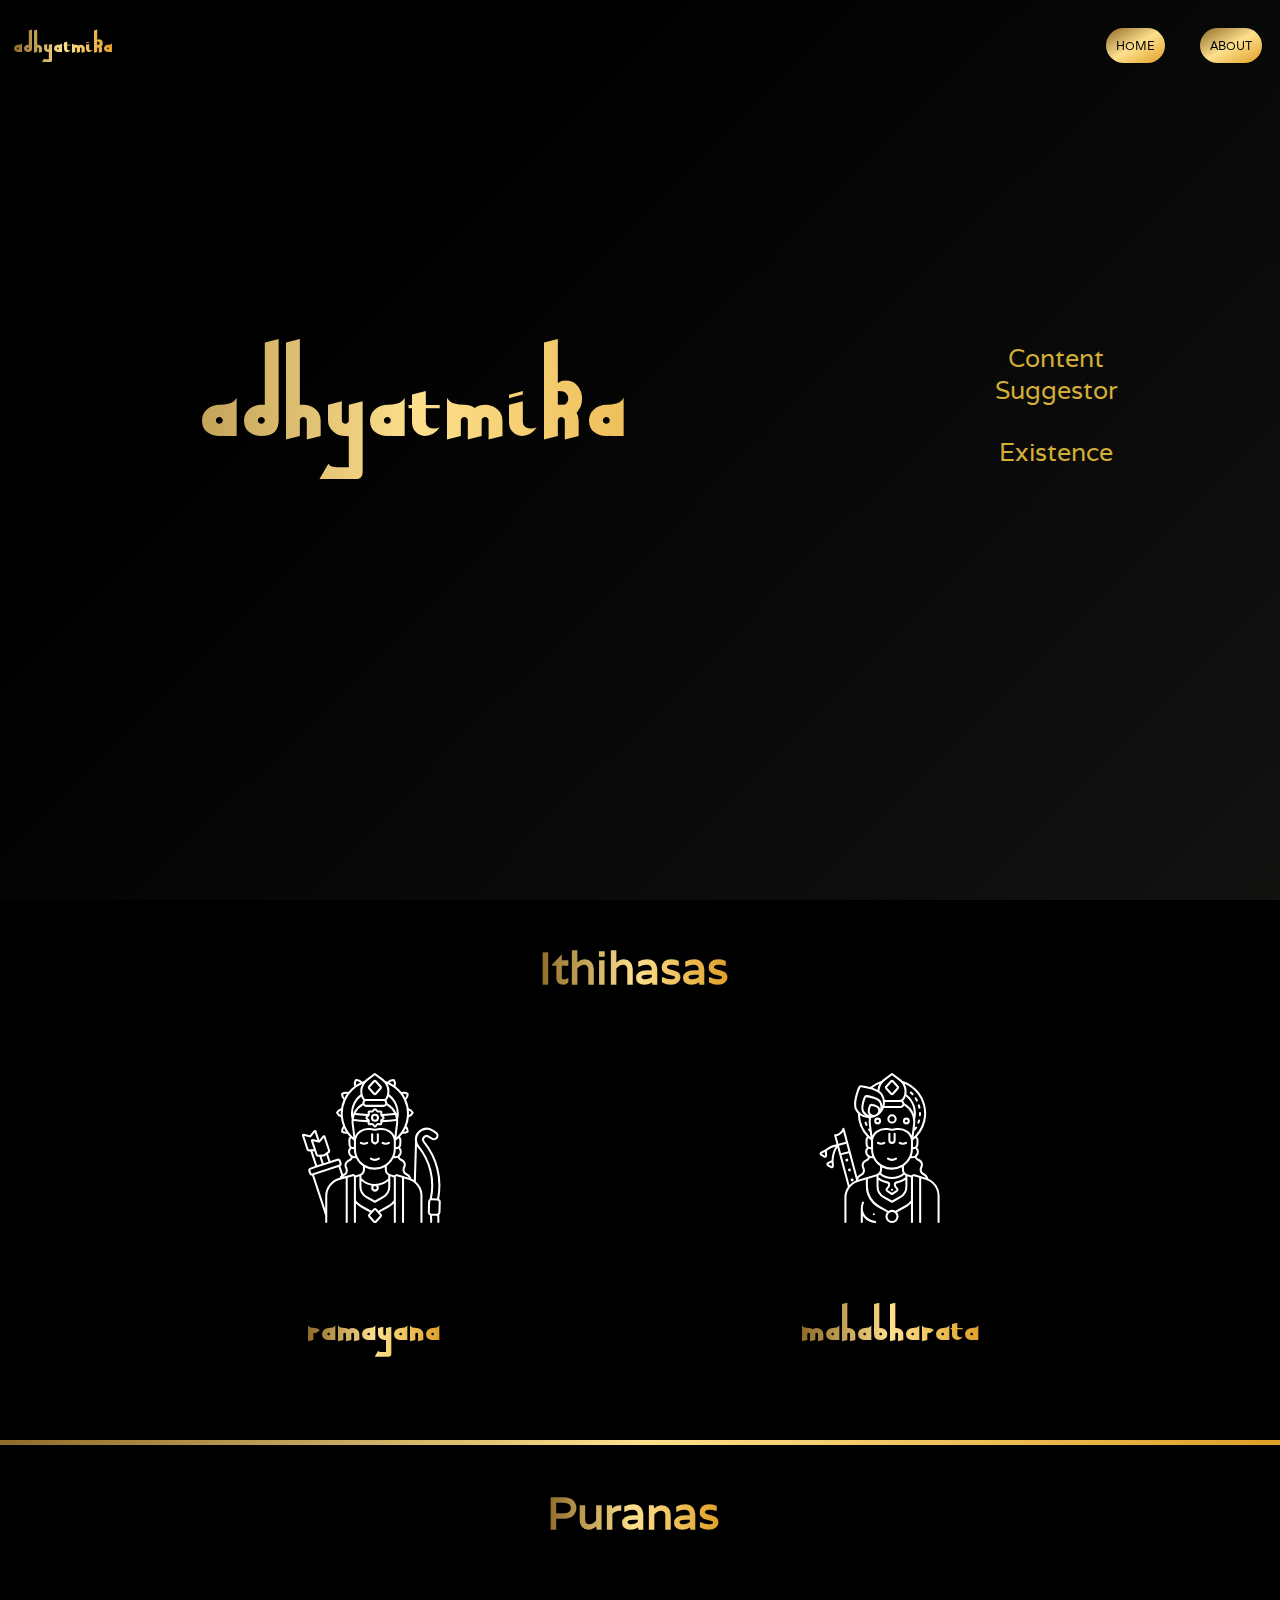
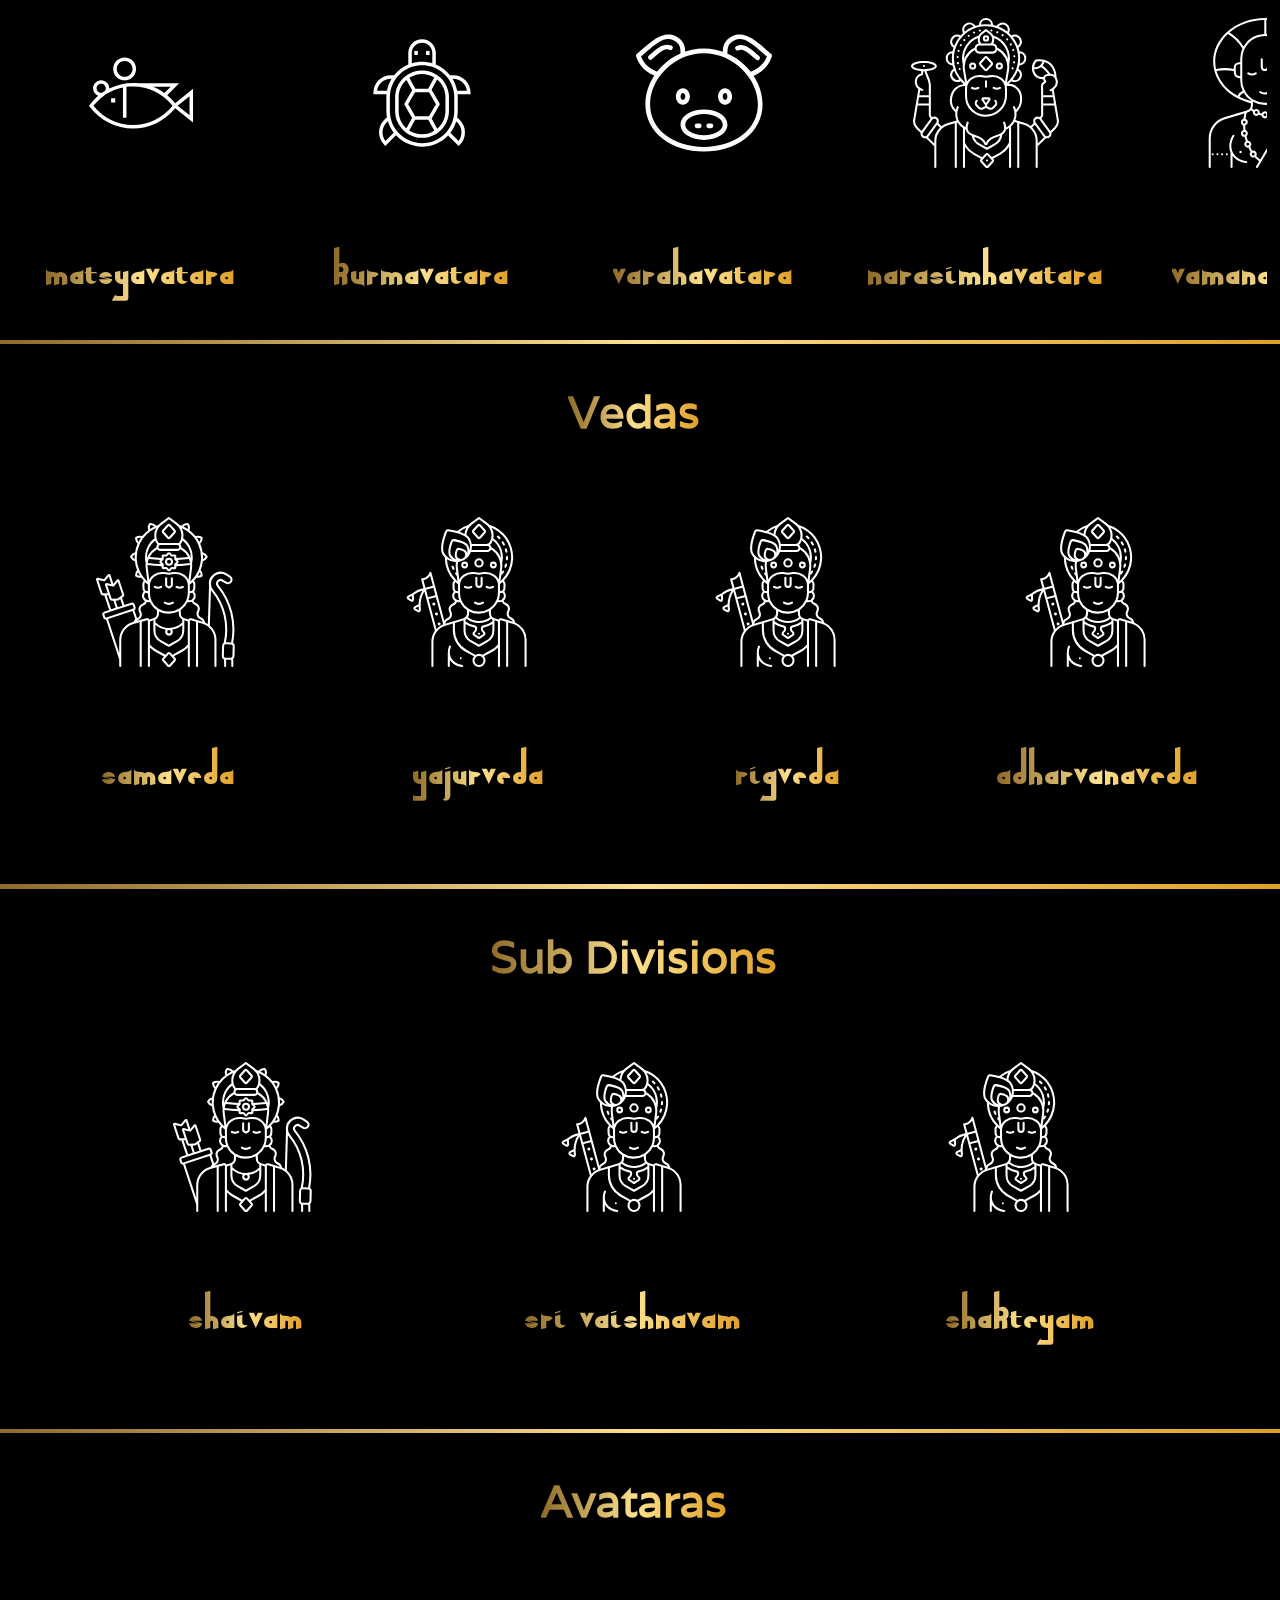
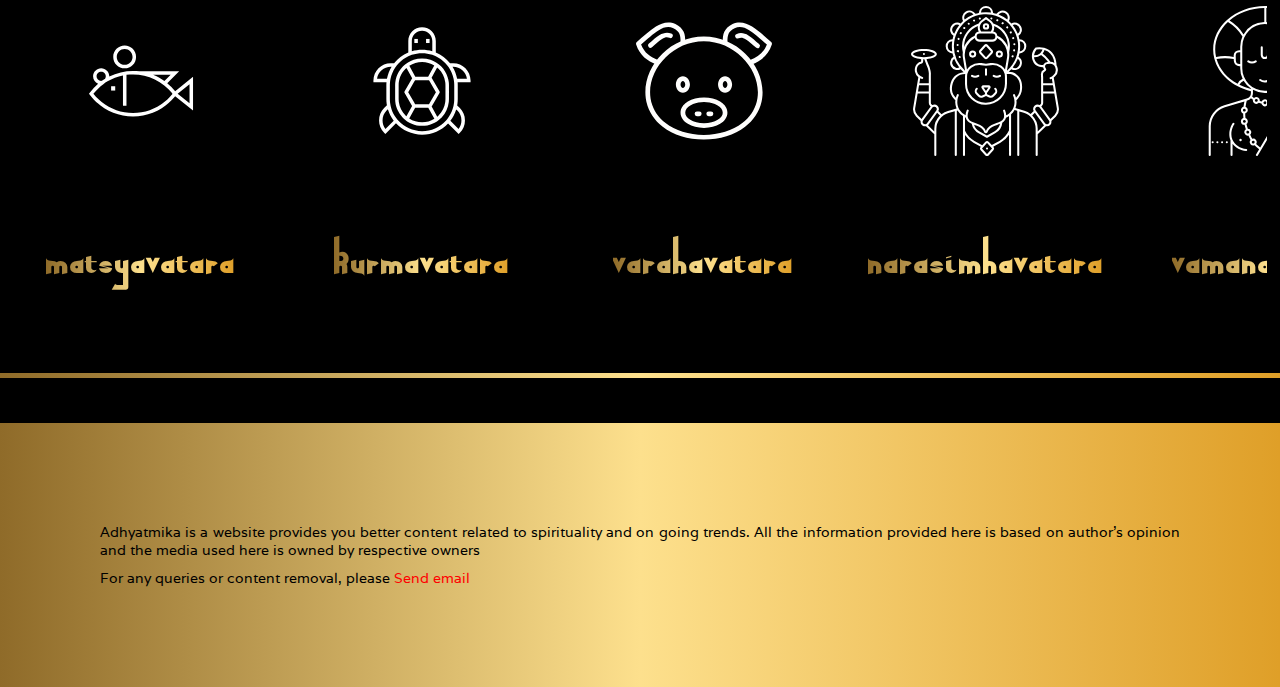
<file: index.html>
<html>

  <head>
    <title>Adhyatmika</title>
    <link rel="stylesheet" href="css/styles.css">
  </head>


  <body id="home">
    <!--------------------------------------------------------------->
    <header>
      <div class="nav_parent">
        <nav>
          <div class="nav_logo">
            <p class="gradient-text" style="font-family: Qahiri">Adhyatmika</p>
          </div>

          <div class="nav_list">
            <ul>
              <li><a class="black" href="#home">HOME</a></li>
              <li><a  class="black" href="#FOOTER">ABOUT</a></li>
            </ul>
          </div>
      </div>
      </nav>
      <!-------------------------------------------------------------->
      <div class="header_content">
        <div class="header_text">
          <p class="gradient_text logo">Adhyatmika</p>
        </div>
        <div class="header_choice">
          <a class="margin_bottom gold" href="content_suggestor.html">Content<br>Suggestor</a>
          <a class="gold" href="existence.html">Existence</a>
        </div>
      </div>
    </header>
    <!-------------------------------------------------------------->
    <main>
      <div class="imp">
        <div class="imp_heading gold">
          <h2 class="gradient-text">Ithihasas</h2>
        </div>
        <div class="imp_content" style="justify-content: space-evenly;">
          <div class="imp_content_item">
            <div class="imp_image">
              <img class="imp_image_content" src="media/lord-rama.svg" alt="rama">
            </div>
            <div class="imp_title gradient-text">
              <p>Ramayana</p>
            </div>
          </div>
          <div class="imp_content_item">
            <div class="imp_image">
              <img class="imp_image_content" src="media/lord-krishna.svg" alt="krishna">
            </div>
            <div class="imp_title gradient-text">
              <p>Mahabharata</p>
            </div>
          </div>
        </div>
      </div>
      <div class="gradient-line">
     </div>






     <div class="imp">
      <div class="imp_heading gold">
        <h2 class="gradient-text">Puranas</h2>
      </div>
      <div class="imp_content">
        <div class="imp_content_item">
          <div class="imp_image">
            <img class="imp_image_content" src="media/fish.svg" alt="rama">
          </div>
          <div class="imp_title gradient-text">
            <p>Matsyavatara</p>
          </div>
        </div>
        <div class="imp_content_item">
          <div class="imp_image">
            <img class="imp_image_content" src="media/turtle.svg" alt="krishna">
          </div>
          <div class="imp_title gradient-text">
            <p>Kurmavatara</p>
          </div>
        </div>
        <div class="imp_content_item">
          <div class="imp_image">
            <img class="imp_image_content" src="media/pig.svg" alt="rama">
          </div>
          <div class="imp_title gradient-text">
            <p>Varahavatara</p>
          </div>
        </div>
        <div class="imp_content_item">
          <div class="imp_image">
            <img class="imp_image_content" src="media/lord-narasimha.svg" alt="rama">
          </div>
          <div class="imp_title gradient-text">
            <p>Narasimhavatara</p>
          </div>
        </div>
        <div class="imp_content_item">
          <div class="imp_image">
            <img class="imp_image_content" src="media/lord-vamana (1).svg" alt="rama">
          </div>
          <div class="imp_title gradient-text">
            <p>Vamanavatara</p>
          </div>
        </div>
        <div class="imp_content_item">
          <div class="imp_image">
            <img class="imp_image_content" src="media/lord-parshuram.svg" alt="rama">
          </div>
          <div class="imp_title gradient-text">
            <p>Parashuramavatara</p>
          </div>
        </div>
        <div class="imp_content_item">
          <div class="imp_image">
            <img class="imp_image_content" src="media/lord-rama.svg" alt="rama">
          </div>
          <div class="imp_title gradient-text">
            <p>Ramavatara</p>
          </div>
        </div>
        <div class="imp_content_item">
          <div class="imp_image">
            <img class="imp_image_content" src="media/lord-krishna.svg" alt="rama">
          </div>
          <div class="imp_title gradient-text">
            <p>Krishnavatara</p>
          </div>
        </div>
        <div class="imp_content_item">
          <div class="imp_image">
            <img class="imp_image_content" src="media/lord-rama.svg" alt="rama">
          </div>
          <div class="imp_title gradient-text">
            <p>Balaramavatara</p>
          </div>
        </div>
        <div class="imp_content_item">
          <div class="imp_image">
            <img class="imp_image_content" src="media/great-buddha-of-kamakura.svg" alt="rama">
          </div>
          <div class="imp_title gradient-text">
            <p>Buddavatara</p>
          </div>
        </div>
        <div class="imp_content_item">
          <div class="imp_image">
            <img class="imp_image_content" src="media/knife.svg" alt="rama">
          </div>
          <div class="imp_title gradient-text">
            <p>Kalkiavatara</p>
          </div>
        </div>
        <div class="imp_content_item">
          <div class="imp_image">
            <img class="imp_image_content" src="media/knife.svg" alt="rama">
          </div>
          <div class="imp_title gradient-text">
            <p>Kalkiavatara</p>
          </div>
        </div>
        <div class="imp_content_item">
          <div class="imp_image">
            <img class="imp_image_content" src="media/knife.svg" alt="rama">
          </div>
          <div class="imp_title gradient-text">
            <p>Kalkiavatara</p>
          </div>
        </div>
        <div class="imp_content_item">
          <div class="imp_image">
            <img class="imp_image_content" src="media/knife.svg" alt="rama">
          </div>
          <div class="imp_title gradient-text">
            <p>Kalkiavatara</p>
          </div>
        </div>
        <div class="imp_content_item">
          <div class="imp_image">
            <img class="imp_image_content" src="media/knife.svg" alt="rama">
          </div>
          <div class="imp_title gradient-text">
            <p>Kalkiavatara</p>
          </div>
        </div>
        <div class="imp_content_item">
          <div class="imp_image">
            <img class="imp_image_content" src="media/knife.svg" alt="rama">
          </div>
          <div class="imp_title gradient-text">
            <p>Kalkiavatara</p>
          </div>
        </div>
        <div class="imp_content_item">
          <div class="imp_image">
            <img class="imp_image_content" src="media/knife.svg" alt="rama">
          </div>
          <div class="imp_title gradient-text">
            <p>Kalkiavatara</p>
          </div>
        </div>
        <div class="imp_content_item">
          <div class="imp_image">
            <img class="imp_image_content" src="media/knife.svg" alt="rama">
          </div>
          <div class="imp_title gradient-text">
            <p>Kalkiavatara</p>
          </div>
        </div>
      </div>


      <div class="gradient-line">
      </div>



      <div class="imp">
        <div class="imp_heading gold">
          <h2 class="gradient-text">Vedas</h2>
        </div>
        <div class="imp_content" style="justify-content: space-evenly;">
          <div class="imp_content_item">
            <div class="imp_image">
              <img class="imp_image_content" src="media/lord-rama.svg" alt="rama">
            </div>
            <div class="imp_title gradient-text">
              <p>Samaveda</p>
            </div>
          </div>
          <div class="imp_content_item">
            <div class="imp_image">
              <img class="imp_image_content" src="media/lord-krishna.svg" alt="krishna">
            </div>
            <div class="imp_title gradient-text">
              <p>Yajurveda</p>
            </div>
          </div>
          <div class="imp_content_item">
            <div class="imp_image">
              <img class="imp_image_content" src="media/lord-krishna.svg" alt="krishna">
            </div>
            <div class="imp_title gradient-text">
              <p>Rigveda</p>
            </div>
          </div>
          <div class="imp_content_item">
            <div class="imp_image">
              <img class="imp_image_content" src="media/lord-krishna.svg" alt="krishna">
            </div>
            <div class="imp_title gradient-text">
              <p>Adharvanaveda</p>
            </div>
          </div>
        </div>
      </div>




      <div class="gradient-line">
     </div>

     <div class="imp">
      <div class="imp_heading gold">
        <h2 class="gradient-text">Sub Divisions</h2>
      </div>
      <div class="imp_content" style="justify-content: space-evenly;">
        <div class="imp_content_item">
          <div class="imp_image">
            <img class="imp_image_content" src="media/lord-rama.svg" alt="rama">
          </div>
          <div class="imp_title gradient-text">
            <p>Shaivam</p>
          </div>
        </div>
        <div class="imp_content_item">
          <div class="imp_image">
            <img class="imp_image_content" src="media/lord-krishna.svg" alt="krishna">
          </div>
          <div class="imp_title gradient-text">
            <p>Sri Vaishnavam</p>
          </div>
        </div>
        <div class="imp_content_item">
          <div class="imp_image">
            <img class="imp_image_content" src="media/lord-krishna.svg" alt="krishna">
          </div>
          <div class="imp_title gradient-text">
            <p>Shakteyam</p>
          </div>
        </div>
      </div>
    </div>




    <div class="gradient-line">
   </div>







      <div class="imp">
        <div class="imp_heading gold">
          <h2 class="gradient-text">Avataras</h2>
        </div>
        <div class="imp_content">
          <div class="imp_content_item">
            <div class="imp_image">
              <img class="imp_image_content" src="media/fish.svg" alt="rama">
            </div>
            <div class="imp_title gradient-text">
              <p>Matsyavatara</p>
            </div>
          </div>
          <div class="imp_content_item">
            <div class="imp_image">
              <img class="imp_image_content" src="media/turtle.svg" alt="krishna">
            </div>
            <div class="imp_title gradient-text">
              <p>Kurmavatara</p>
            </div>
          </div>
          <div class="imp_content_item">
            <div class="imp_image">
              <img class="imp_image_content" src="media/pig.svg" alt="rama">
            </div>
            <div class="imp_title gradient-text">
              <p>Varahavatara</p>
            </div>
          </div>
          <div class="imp_content_item">
            <div class="imp_image">
              <img class="imp_image_content" src="media/lord-narasimha.svg" alt="rama">
            </div>
            <div class="imp_title gradient-text">
              <p>Narasimhavatara</p>
            </div>
          </div>
          <div class="imp_content_item">
            <div class="imp_image">
              <img class="imp_image_content" src="media/lord-vamana (1).svg" alt="rama">
            </div>
            <div class="imp_title gradient-text">
              <p>Vamanavatara</p>
            </div>
          </div>
          <div class="imp_content_item">
            <div class="imp_image">
              <img class="imp_image_content" src="media/lord-parshuram.svg" alt="rama">
            </div>
            <div class="imp_title gradient-text">
              <p>Parashuramavatara</p>
            </div>
          </div>
          <div class="imp_content_item">
            <div class="imp_image">
              <img class="imp_image_content" src="media/lord-rama.svg" alt="rama">
            </div>
            <div class="imp_title gradient-text">
              <p>Ramavatara</p>
            </div>
          </div>
          <div class="imp_content_item">
            <div class="imp_image">
              <img class="imp_image_content" src="media/lord-krishna.svg" alt="rama">
            </div>
            <div class="imp_title gradient-text">
              <p>Krishnavatara</p>
            </div>
          </div>
          <div class="imp_content_item">
            <div class="imp_image">
              <img class="imp_image_content" src="media/lord-rama.svg" alt="rama">
            </div>
            <div class="imp_title gradient-text">
              <p>Balaramavatara</p>
            </div>
          </div>
          <div class="imp_content_item">
            <div class="imp_image">
              <img class="imp_image_content" src="media/great-buddha-of-kamakura.svg" alt="rama">
            </div>
            <div class="imp_title gradient-text">
              <p>Buddavatara</p>
            </div>
          </div>
          <div class="imp_content_item">
            <div class="imp_image">
              <img class="imp_image_content" src="media/knife.svg" alt="rama">
            </div>
            <div class="imp_title gradient-text">
              <p>Kalkiavatara</p>
            </div>
          </div>
        </div>



      </div>
      <div class="gradient-line">

      </div>






    </div>
<!-- 22222222222222222222222222222222222222222222222222222222222222222222222222222 -->

    </main>
    <!--------------------------------------------------------------->
    <footer id="FOOTER">
      <p class="margin_bottom-small">Adhyatmika is a website provides you better content related  to spirituality and on going trends. All the information provided here is based on author's opinion and the media used here is owned by respective owners</p>
      <p>For any queries or content removal, please <a href="mailto:adityakotha2001@gmail.com">Send email</a</p>
    </footer>
    <!--------------------------------------------------------------->
  </body>


</html>
</file>
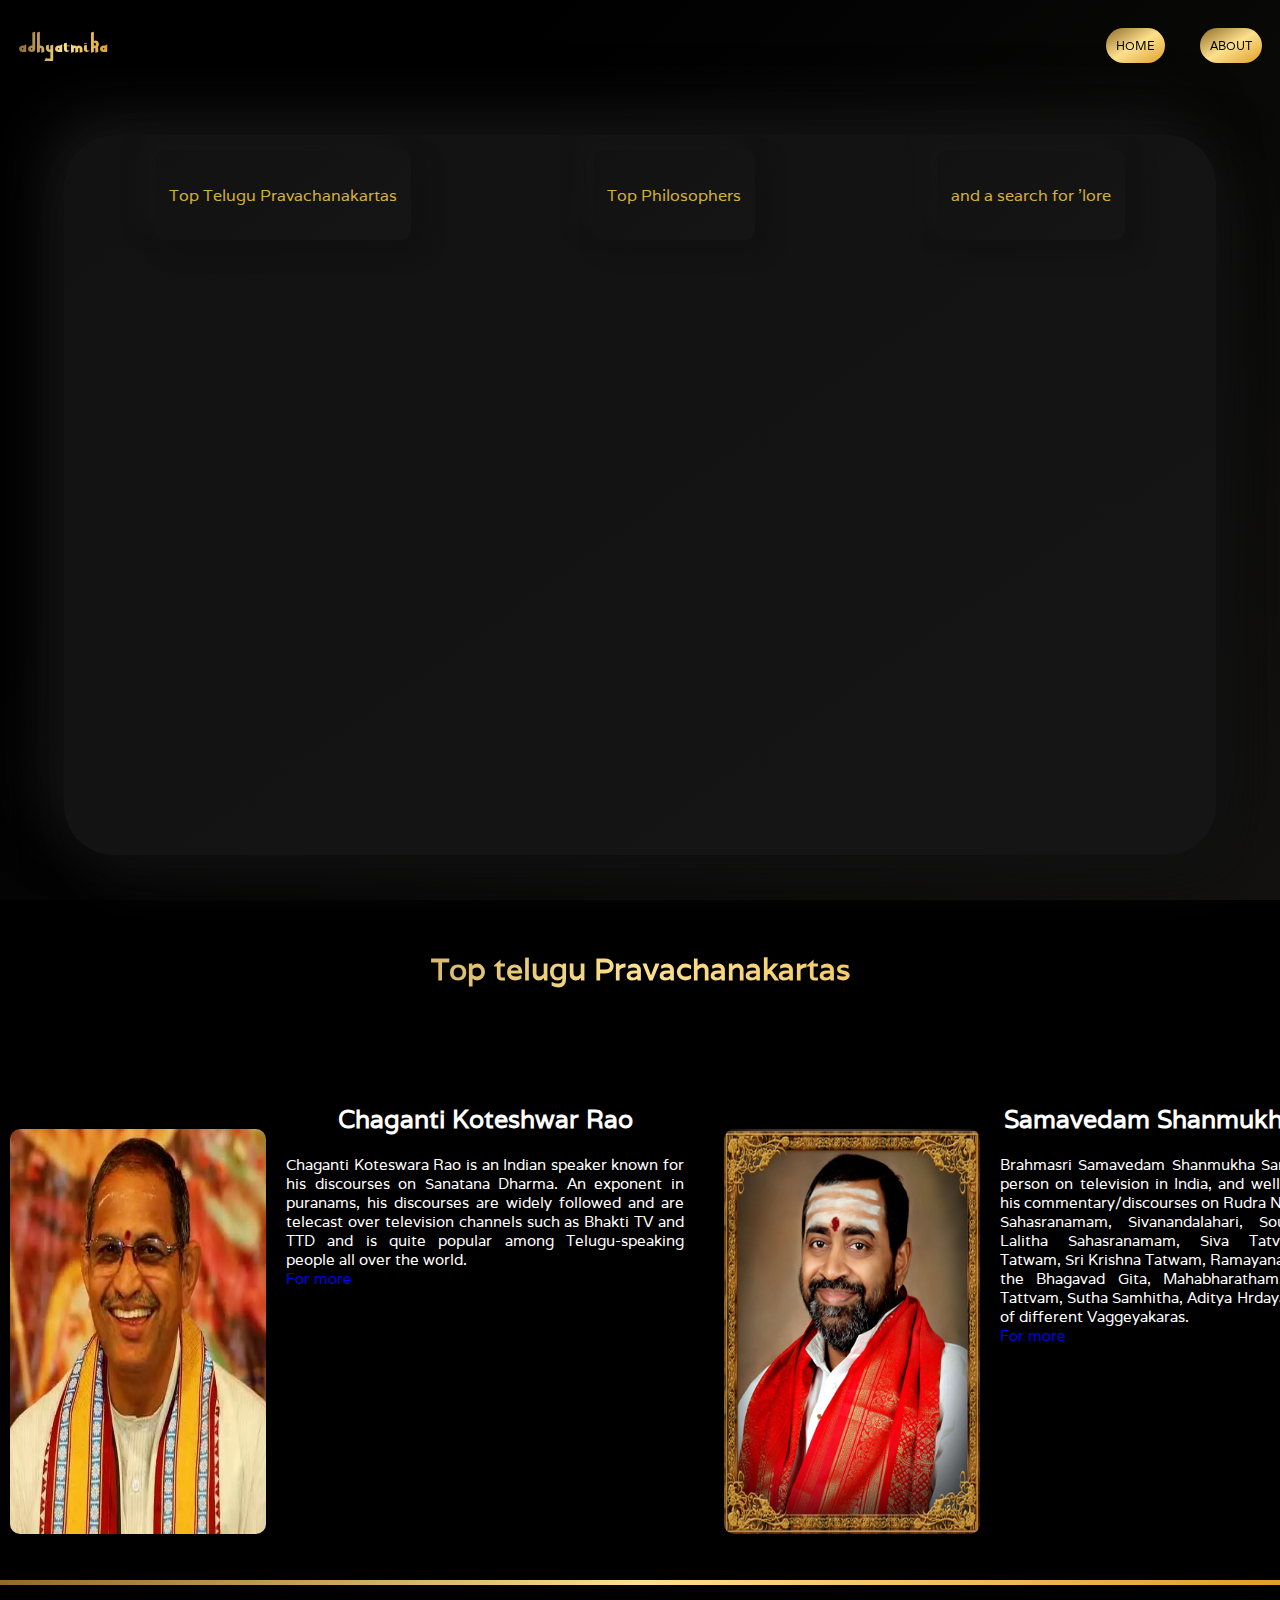
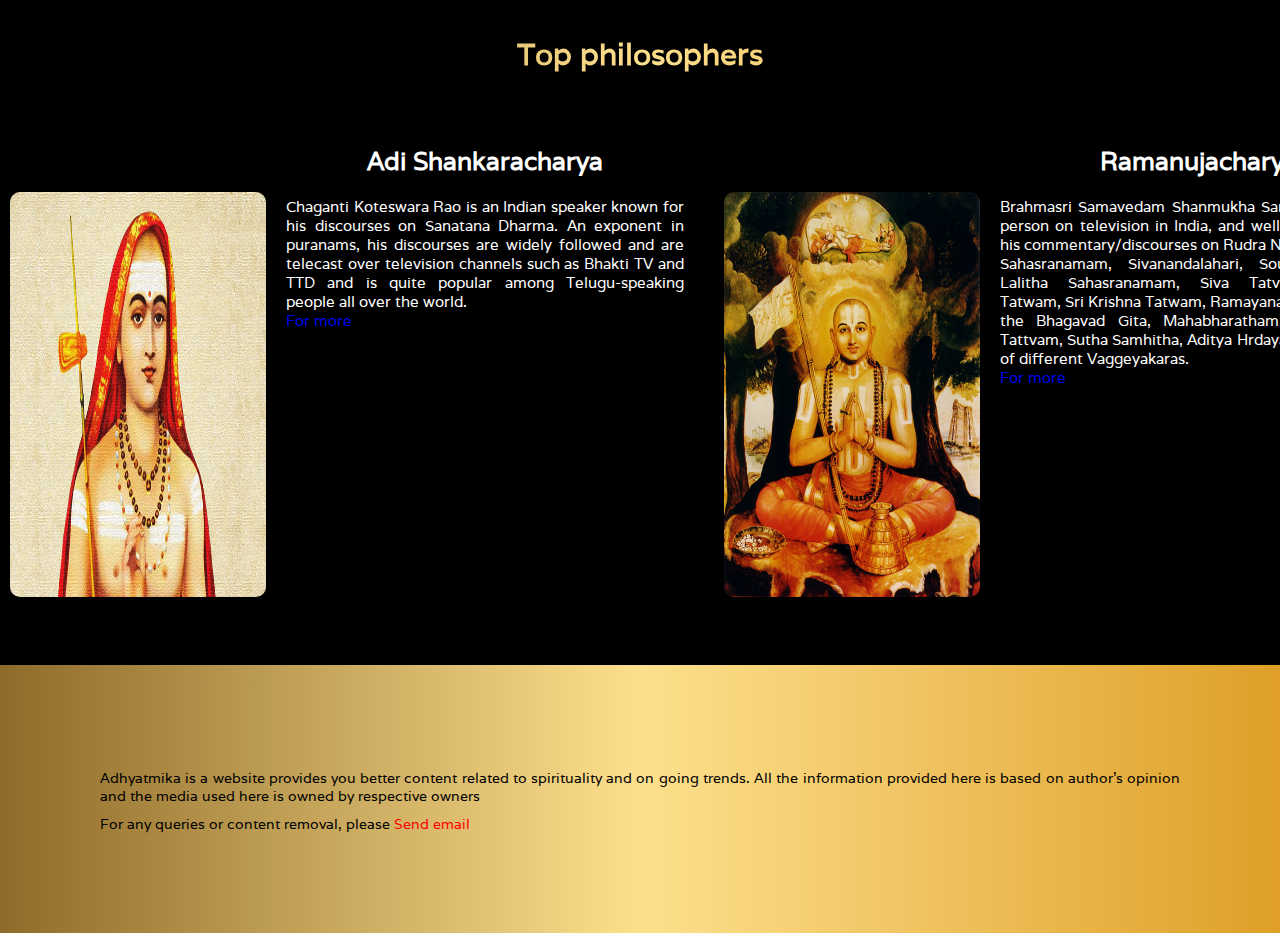
<file: content_suggestor.html>
<!DOCTYPE html>
<html>
    <head>
        <title>Content Suggestor</title>
        <link rel="stylesheet" href="css/styles.css">
    </head>
    <body>
        <header>
            <div class="nav_parent">
                <nav>
                    <div class="nav_logo">
                      <a href="index.html" class="gradient-text" style="font-family: Qahiri; font-size: 2.7rem;">Adhyatmika</a>
                    </div>
          
                    <div class="nav_list">
                      <ul>
                        <li><a class="black" href="index.html">HOME</a></li>
                        <li><a class="black" href="#FOOTER">ABOUT</a></li>
                      </ul>
                    </div>
                 </nav>
            </div>
            
            <div class="content_suggestor_nav">
              
                  <div class="csnba">
                    <div>
                      <a href="#top_telugu_pravachanakartas">Top Telugu Pravachanakartas</a>
                    </div>
                  </div>

                  <div class="csnba">
                    <div>
                      <a href="#top_philosophers">Top Philosophers</a>
                    </div>
                  </div>
                  
                  <div class="csnba">
                    <div>
                      <a href="#">and a search for 'lore</a>
                    </div>
                  </div>
                  
             </div>
        </header>
       

        <div class="content_suggestor-box id="top_telugu_pravachanakartas">
            <h2 class="content_suggestor-heading gradient_text">Top telugu Pravachanakartas</h2>
            <div class="content_suggestor-content" style="margin-top: 5rem;">
    
              <div class="csc">
                <div class="csc_img">
                <img src="media/chaganti.png" alt="Chaganti's Image">
                </div>
                <div class="csc_vertical_2">
                <div class="csc_heading">
                  <h3 class="csc_head">Chaganti Koteshwar Rao</h3>
                </div>
                <div class="csc_description">
                  <p>Chaganti Koteswara Rao is an Indian speaker known for his discourses on Sanatana Dharma. An exponent in puranams, his discourses are widely followed and are telecast over television channels such as Bhakti TV and TTD and is quite popular among Telugu-speaking people all over the world.</p>
                  <a href="https://en.wikipedia.org/wiki/Chaganti_Koteswara_Rao" target="_blank">For more</a>
                </div>
              </div>
              </div>
    
              <div class="csc">
                <div class="csc_img">
                <img src="media/shanmukasharma.jpg" alt="Shanmukha's Image">
                </div>
                <div class="csc_vertical_2">
                <div class="csc_heading">
                  <h3 class="csc_head">Samavedam Shanmukha Sharma</h3>
                </div>
                <div class="csc_description">
                  <p>Brahmasri Samavedam Shanmukha Sarma is a popular person on television in India, and well appreciated for his commentary/discourses on Rudra Namakam, Vishnu Sahasranamam, Sivanandalahari, Soundarya Lahari, Lalitha Sahasranamam, Siva Tatvam, Ganapathi Tatwam, Sri Krishna Tatwam, Ramayanam, Bhagavatam, the Bhagavad Gita, Mahabharatham, Dakshinamurti Tattvam, Sutha Samhitha, Aditya Hrdayam and the kritis of different Vaggeyakaras.</p>
                  <a href="https://en.wikipedia.org/wiki/Samavedam_Shanmukha_Sarma" target="_blank">For more</a>
                </div>
              </div>
              </div>
    
              <div class="csc">
                <div class="csc_img">
                <img src="media/garikapati.jpg" alt="NarasimhaRao's Image">
                </div>
                <div class="csc_vertical_2">
                <div class="csc_heading">
                  <h3 class="csc_head">Garikapati Narasimha Rao</h3>
                </div>
                <div class="csc_description">
                  <p>Garikipati Narasimha Rao is a Telugu Avadhani. Avadhanis are respected for their abilities to spin out verses conforming to Telugu grammar on literally any subject that audience may throw at them, as a challenge. He regularly appears on Telugu TV channels like SVBC, Bhakti TV, and ABN Andhra Jyothi giving discourses on Ancient Hindu texts like Bhagavadgita Balavikaasam, Ramayana, and Mahabharata.</p>
                  <a href="https://en.wikipedia.org/wiki/Garikapati_Narasimha_Rao" target="_blank">For more</a>
                </div>
              </div>
              </div>
    
              <div class="csc">
                <div class="csc_img">
                <img src="media/jeeyar.jpg" alt="jeeyar's Image">
                </div>
                <div class="csc_vertical_2">
                <div class="csc_heading">
                  <h3 class="csc_head">Chinna Jeeyar Swami</h3>
                </div>
                <div class="csc_description">
                  <p>Chinna Jeeyar (born 3 November 1956) is an Indian ascetic known for his spiritual discourses on Sri Vaishnavism. He subscribes to Thenkalai tradition of Sri Vaishnavism. He operates spiritual centers in the US. He is the designer and planner of the Statue of Equality, a statue dedicated to Ramanuja, in Hyderabad, India.</p>
                  <a href="https://en.wikipedia.org/wiki/Chinna_Jeeyar" target="_blank">For more</a>
                </div>
                </div>
                </div>
    
    
            </div>
        </div>



        <div class="gradient-line">

        </div>






        <div class="content_suggestor-box" >
            <h2 class="content_suggestor-heading gradient_text" id="top_philosophers">Top philosophers</h2>
            <div class="content_suggestor-content">
    
              <div class="csc">
                <div class="csc_img">
                <img src="media/adi-shankara.jpg" alt="adi-shankara's Image">
                </div>
                <div class="csc_vertical_2">
                <div class="csc_heading">
                  <h3 class="csc_head">Adi Shankaracharya</h3>
                </div>
                <div class="csc_description">
                  <p>Chaganti Koteswara Rao is an Indian speaker known for his discourses on Sanatana Dharma. An exponent in puranams, his discourses are widely followed and are telecast over television channels such as Bhakti TV and TTD and is quite popular among Telugu-speaking people all over the world.</p>
                  <a href="https://en.wikipedia.org/wiki/Chaganti_Koteswara_Rao" target="_blank">For more</a>
                </div>
              </div>
              </div>
    
              <div class="csc">
                <div class="csc_img">
                <img src="media/Ramanujacharya.jpg" alt="Ramanujacharya's Image">
                </div>
                <div class="csc_vertical_2">
                <div class="csc_heading">
                  <h3 class="csc_head">Ramanujacharya</h3>
                </div>
                <div class="csc_description">
                  <p>Brahmasri Samavedam Shanmukha Sarma is a popular person on television in India, and well appreciated for his commentary/discourses on Rudra Namakam, Vishnu Sahasranamam, Sivanandalahari, Soundarya Lahari, Lalitha Sahasranamam, Siva Tatvam, Ganapathi Tatwam, Sri Krishna Tatwam, Ramayanam, Bhagavatam, the Bhagavad Gita, Mahabharatham, Dakshinamurti Tattvam, Sutha Samhitha, Aditya Hrdayam and the kritis of different Vaggeyakaras.</p>
                  <a href="https://en.wikipedia.org/wiki/Samavedam_Shanmukha_Sarma" target="_blank">For more</a>
                </div>
              </div>
              </div>
    
              <div class="csc">
                <div class="csc_img">
                <img src="media/madhvacharya.jpg" alt="Madhvacharya's Image">
                </div>
                <div class="csc_vertical_2">
                <div class="csc_heading">
                  <h3 class="csc_head">Madhvacharya</h3>
                </div>
                <div class="csc_description">
                  <p>Garikipati Narasimha Rao is a Telugu Avadhani. Avadhanis are respected for their abilities to spin out verses conforming to Telugu grammar on literally any subject that audience may throw at them, as a challenge. He regularly appears on Telugu TV channels like SVBC, Bhakti TV, and ABN Andhra Jyothi giving discourses on Ancient Hindu texts like Bhagavadgita Balavikaasam, Ramayana, and Mahabharata.</p>
                  <a href="https://en.wikipedia.org/wiki/Garikapati_Narasimha_Rao" target="_blank">For more</a>
                </div>
              </div>
              </div>

            </div>
        </div>









        <div class="gradient-line">

        </div>





        <footer id="FOOTER">
            <p class="margin_bottom-small">Adhyatmika is a website provides you better content related  to spirituality and on going trends. All the information provided here is based on author's opinion and the media used here is owned by respective owners</p>
            <p>For any queries or content removal, please <a href="mailto:adityakotha2001@gmail.com">Send email</a</p>
          </footer>
          

    </body>
</html>
</file>
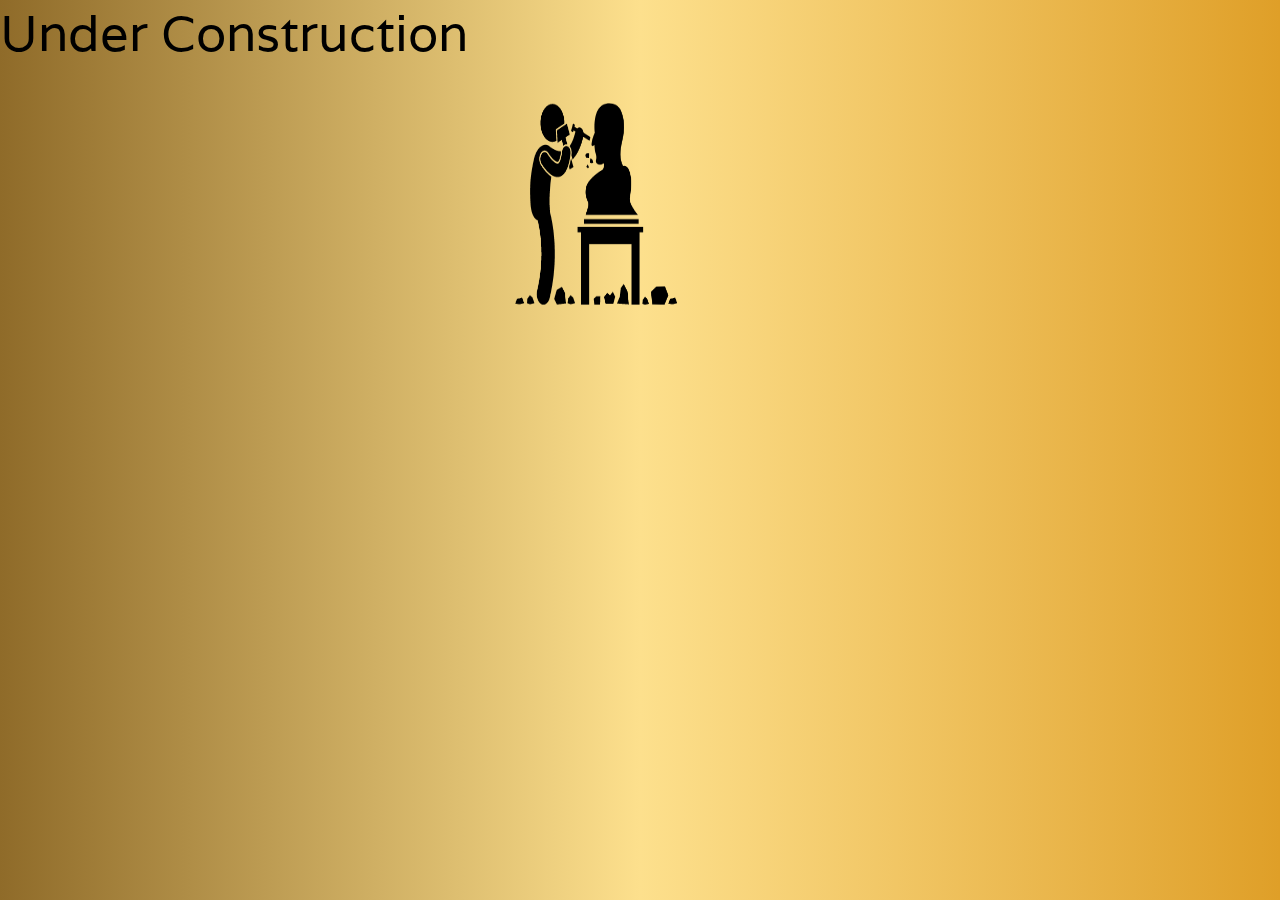
<file: existence.html>
<html lang="en">
<head>
    <meta charset="UTF-8">
    <meta http-equiv="X-UA-Compatible" content="IE=edge">
    <meta name="viewport" content="width=device-width, initial-scale=1.0">
    <title>Existence</title>
    <link rel="stylesheet" href="css/styles.css">
</head>
<body>
    <div class="construction">
        <p style="color: black; font-size: 50px;">Under Construction</p>
        <img src="media/sculptor.png" alt="img">
    </div>
</body>
</html>
</file>
<file: css/styles.css>
@import url("https://fonts.googleapis.com/css2?family=Qahiri&family=Varela&display=swap");
* {
  margin: 0;
  padding: 0;
}
html {
  font-size: 62.5%;
  font-family: "Varela", sans-serif;
  color: white;
}
body {
  display: flex;
  flex-direction: column;
  overflow-x: hidden;
  background-color: black;
}
header {
  display: flex;
  flex-direction: column;
  background-color: #000000;
  background-color: #2d3436;
  background-image: linear-gradient(315deg, #131211 0%, #000000 74%);

  width: 100vw;
  height: 100vh;
}

nav {
  margin: 0rem 0rem 0rem 0rem;
  display: flex;
  justify-content:space-between;
  align-items: center;
  height: 10vh;
  position: fixed;
  top: 0;
  left: 0;
  right: 0;
  /* background-image: linear-gradient(to right, #8f6b29, #fde08d, #df9f28); */
  z-index: 1000;
}
.nav_logo{
  width: 10vw;
  display: flex;
  justify-content: center;
  align-content: center;
}
nav p {
  font-size: 3rem;
}
nav ul {
  font-size: 1.2rem;
  width: 15vw;
  display: flex;
  justify-content: space-around;
  list-style-type: none;
}
nav ul li {
  justify-content: space-evenly;
  padding: 1rem;
  border-radius: 50px;
  background-image: linear-gradient(to bottom right, #8f6b29, #fde08d, #df9f28);


}
.black{
  color:black;
}
a {
  text-decoration: none;
}
a:hover {
  color: silver;
}

.logo {
  font-family: "Qahiri", sans-serif;
}

.gradient_text {
  background-image: linear-gradient(to right, #8f6b29, #fde08d, #df9f28);
  -webkit-background-clip: text;
  -webkit-text-fill-color: transparent;
  -moz-background-clip: text;
  -moz-text-fill-color: transparent;
}
.header_content {
  height: 90vh;
  display: flex;
  align-items: center;
  justify-content: center;
  text-align: center;
}
.header_content .header_text {
  width: 65vw;
}
.header_text .logo {
  font-size: 13rem;
}
.header_choice {
  display: flex;
  flex-direction: column;
  width: 35vw;
}
.header_choice a {
  font-size: 2.5rem;
  text-align: center;
}
.margin_bottom {
  margin-bottom: 3rem;
}
footer {
  padding: 10rem;
  background-image: linear-gradient(to right, #8f6b29, #fde08d, #df9f28);
  font-size: 1.4rem;
  color: black;
  font-weight: 250;
  text-align: justify;
}
.margin_bottom-small {
  margin-bottom: 1rem;
}
.gold {
  color: #d4af37;
}
footer a {
  color: red;
}
main {
  padding: 0rem;
  background-color: black;
}
::-webkit-scrollbar {
  width: 5px;
  background: black;
}

/* Track */
::-webkit-scrollbar-track {
  box-shadow: inset 0 0 5px grey;
  border-radius: 0px;
}

/* Handle */
::-webkit-scrollbar-thumb {
  background: #d4af37;
}

/* Handle on hover */
::-webkit-scrollbar-thumb:hover {
  background: #d4af37;
}
.content_suggestor-box {
  display: flex;
  flex-direction: column;
  height: 70vh;
  margin-top: 5rem;
  /* margin-bottom: 5rem; */
}
.content_suggestor-heading {
  height: 10vh;
  font-size: 3rem;
  text-align: center;
}
.content_suggestor-content {
  height: 60vh;
  display: flex;
  overflow-x: auto;
}
.content_suggestor-content::-webkit-scrollbar {
  display: none;
}
.csc {
  width: 55vw;
  flex-shrink: 0;
  margin-right: 1rem;
  /* background: rgba(212, 175, 55, 0.01); */
  /* box-shadow: 0 8px 32px 0 rgba(31, 38, 135, 0.37); */
  /* backdrop-filter: blur(4px);
  -webkit-backdrop-filter: blur(4px); */
  /* border-radius: 10px; */
  display: flex;
}
.csc_img {
  min-width: 20vw;
  max-width: 20vw;
  min-height: 45vh;
  max-height: 45vh;
  /* background: rgba(212, 175, 55, 0.25);
  box-shadow: 0 8px 32px 0 rgba(31, 38, 135, 0.37);
  backdrop-filter: blur(4px);
  -webkit-backdrop-filter: blur(4px);
  border-radius: 10px;
  border: 1px solid rgba(255, 255, 255, 0.18); */
  align-self: center;
  margin-left: 1rem;
}
img {
  border-radius: 10px;
  min-width: 20vw;
  max-width: 20vw;
  min-height: 45vh;
  max-height: 45vh;
}
.csc_vertical_2 {
  display: flex;
  flex-direction: column;
}
.csc_head {
  margin-top: 2rem;
  text-align: center;
  font-size: 2.5rem;
}
.csc_description {
  padding: 2rem;
  text-align: justify;
  font-size: 1.5rem;
}

.imp{
  /* height:90vh;
  width: 100vw; */
  background-color: #000;
  /* background-image: linear-gradient(to right, #8f6b29, #fde08d, #df9f28); */
  display: flex;
  flex-direction: column;
  flex-shrink: 0;
  flex-grow: 0;
  overflow-x: auto;
  margin-bottom: 5vh;

}
.imp::-webkit-scrollbar {
  display: none;
}
.imp_heading{
  height:15vh;
  width:99vw;
  display: flex;
  flex-shrink: 0;;
  justify-content: center;
  align-items: center;
  /* font-family: "Qahiri", sans-serif; */
  font-size: 3rem;
  /* background-image: linear-gradient(to right, #8f6b29, #fde08d, #df9f28); */

}
.imp_heading::-webkit-scrollbar {
  display: none;
}
.imp_content{
  /* height:80vh; */
  width:99vw;
  display: flex;
  align-items: center;
  justify-content: flex-start;
  flex-shrink: 0;
  overflow-x: auto;
  /* background-color: #0ff; */
}

.imp_content::-webkit-scrollbar {
  display: none;
}
.imp_content_item{
  width:22vw;
  height:40vh;
  /* background-color: #ff0; */
  display: flex;
  flex-direction: column;
  justify-content: space-around;
  align-items: center;
  flex-shrink: 0;
}
.imp_content_item::-webkit-scrollbar {
  display: none;
}
.imp_image_content{
  min-height: 15rem;
  min-width: 15rem;
  max-height: 15rem;
  max-width: 15rem;
  filter: invert(1);
  /* background-color: #d4af37; */
}
.imp_title{
  font-family: "Qahiri", sans-serif;
  font-size: 5rem; 
}

.gradient-text {
  background-color: #d4af37;
  background-image: linear-gradient(to right, #8f6b29, #fde08d, #df9f28);
  background-size: 100%;
  -webkit-background-clip: text;
  -moz-background-clip: text;
  -webkit-text-fill-color: transparent; 
  -moz-text-fill-color: transparent;
}


.gradient-line{
  height: 0.5vh;
  background-image: linear-gradient(to right, #8f6b29, #fde08d, #df9f28);
}






/* temporary */
.construction {
  background-image: linear-gradient(to right, #8f6b29, #fde08d, #df9f28);
  height: 100vh;
  width: 100vw;
  display: flex;
}
/*------------------------------------------------*/

.content_suggestor_nav {
  margin-top: 15vh;
  margin-left: auto;
  margin-right: auto;
  margin-bottom: auto;
  height: 80vh;
  width: 90vw;
  border-radius: 50px;
  background: linear-gradient(145deg, #121212, #151515);
  box-shadow: 20px 20px 60px #111111, -20px -20px 60px #171717;

  display: flex;
  flex-wrap: wrap;
  overflow-y: auto;
  justify-content:space-around;
}

.content_suggestor_nav ::-webkit-scrollbar {
  display: none;
}

.csnba {
  margin: 15px;
  border-radius: 10px;
  background: linear-gradient(145deg, #121212, #151515);
  box-shadow: 10px 10px 20px #111111, -10px -10px 20px #171717;
  height: 10vh;
  display: flex;
  align-items: center;
  justify-content: center;
}


.csnba a {
  font-size: 16px;
  color: #d4af37;
  padding: 14px;

}
</file>
